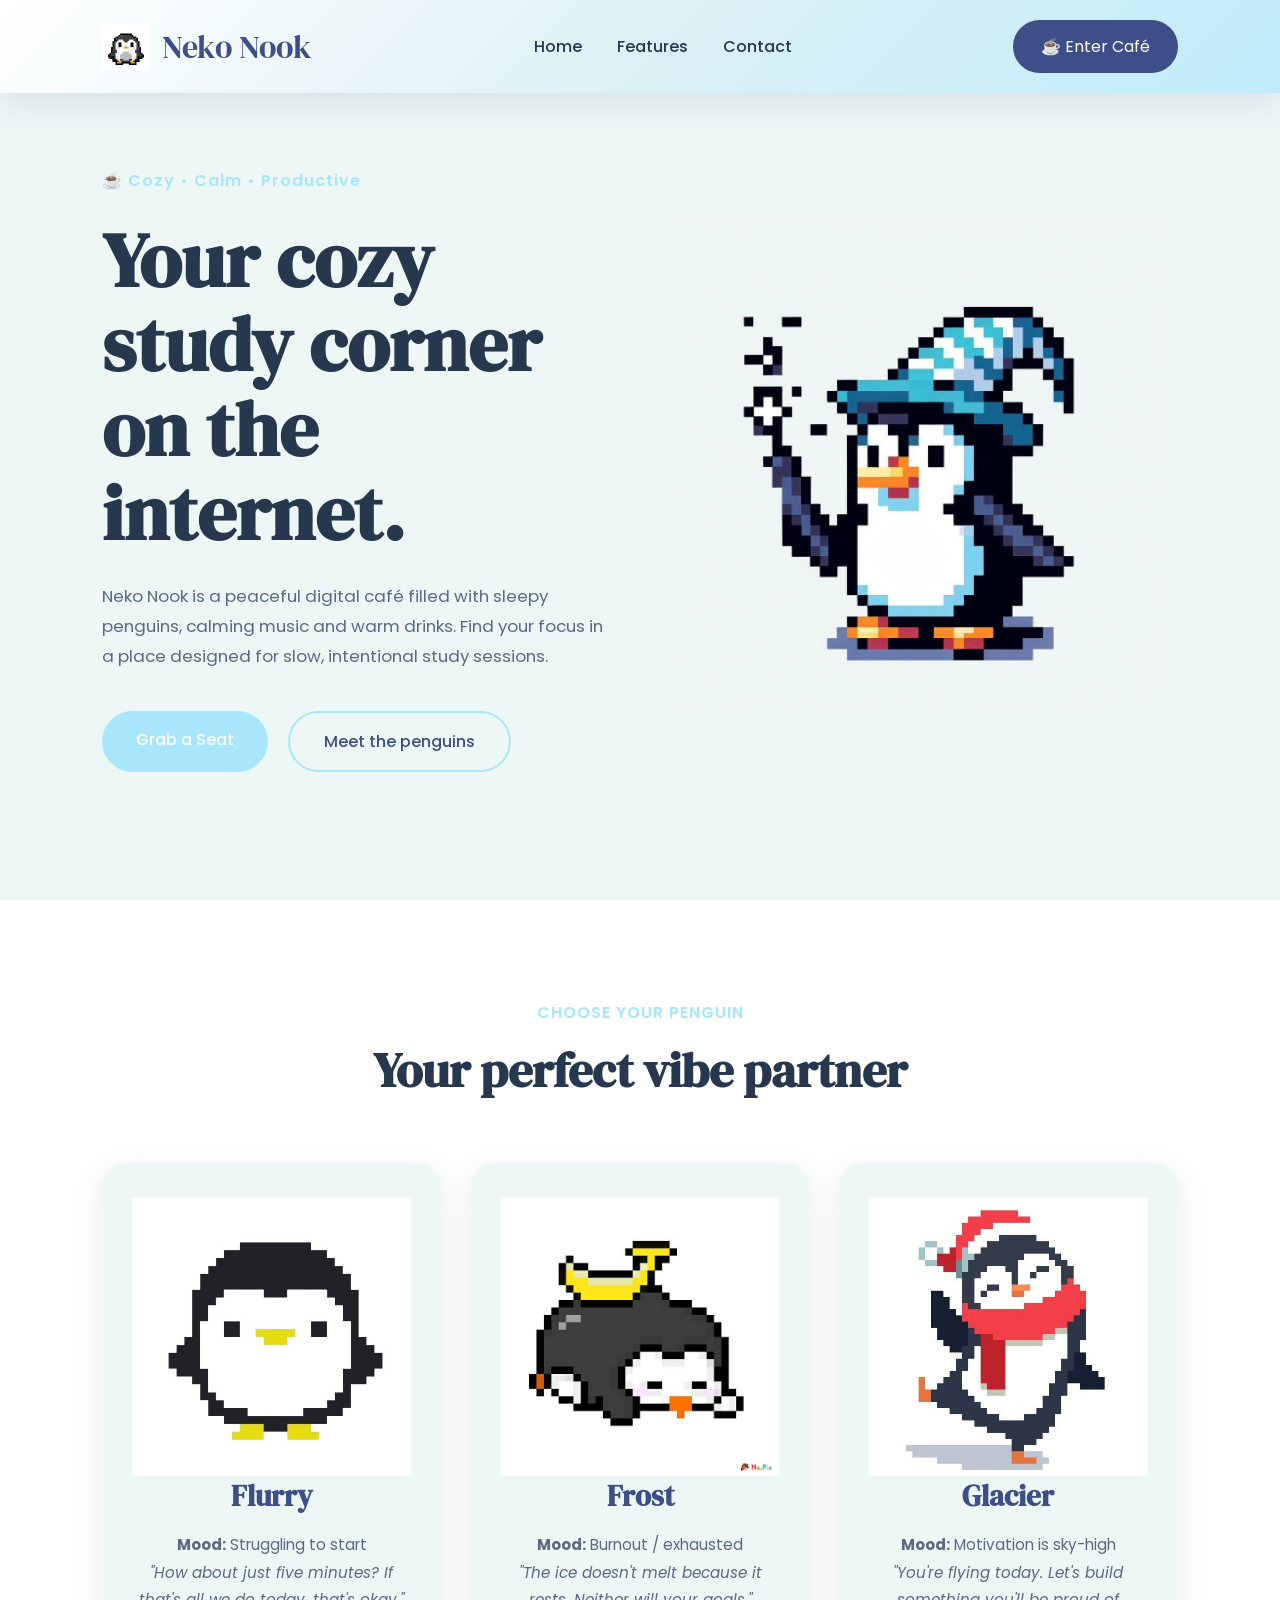
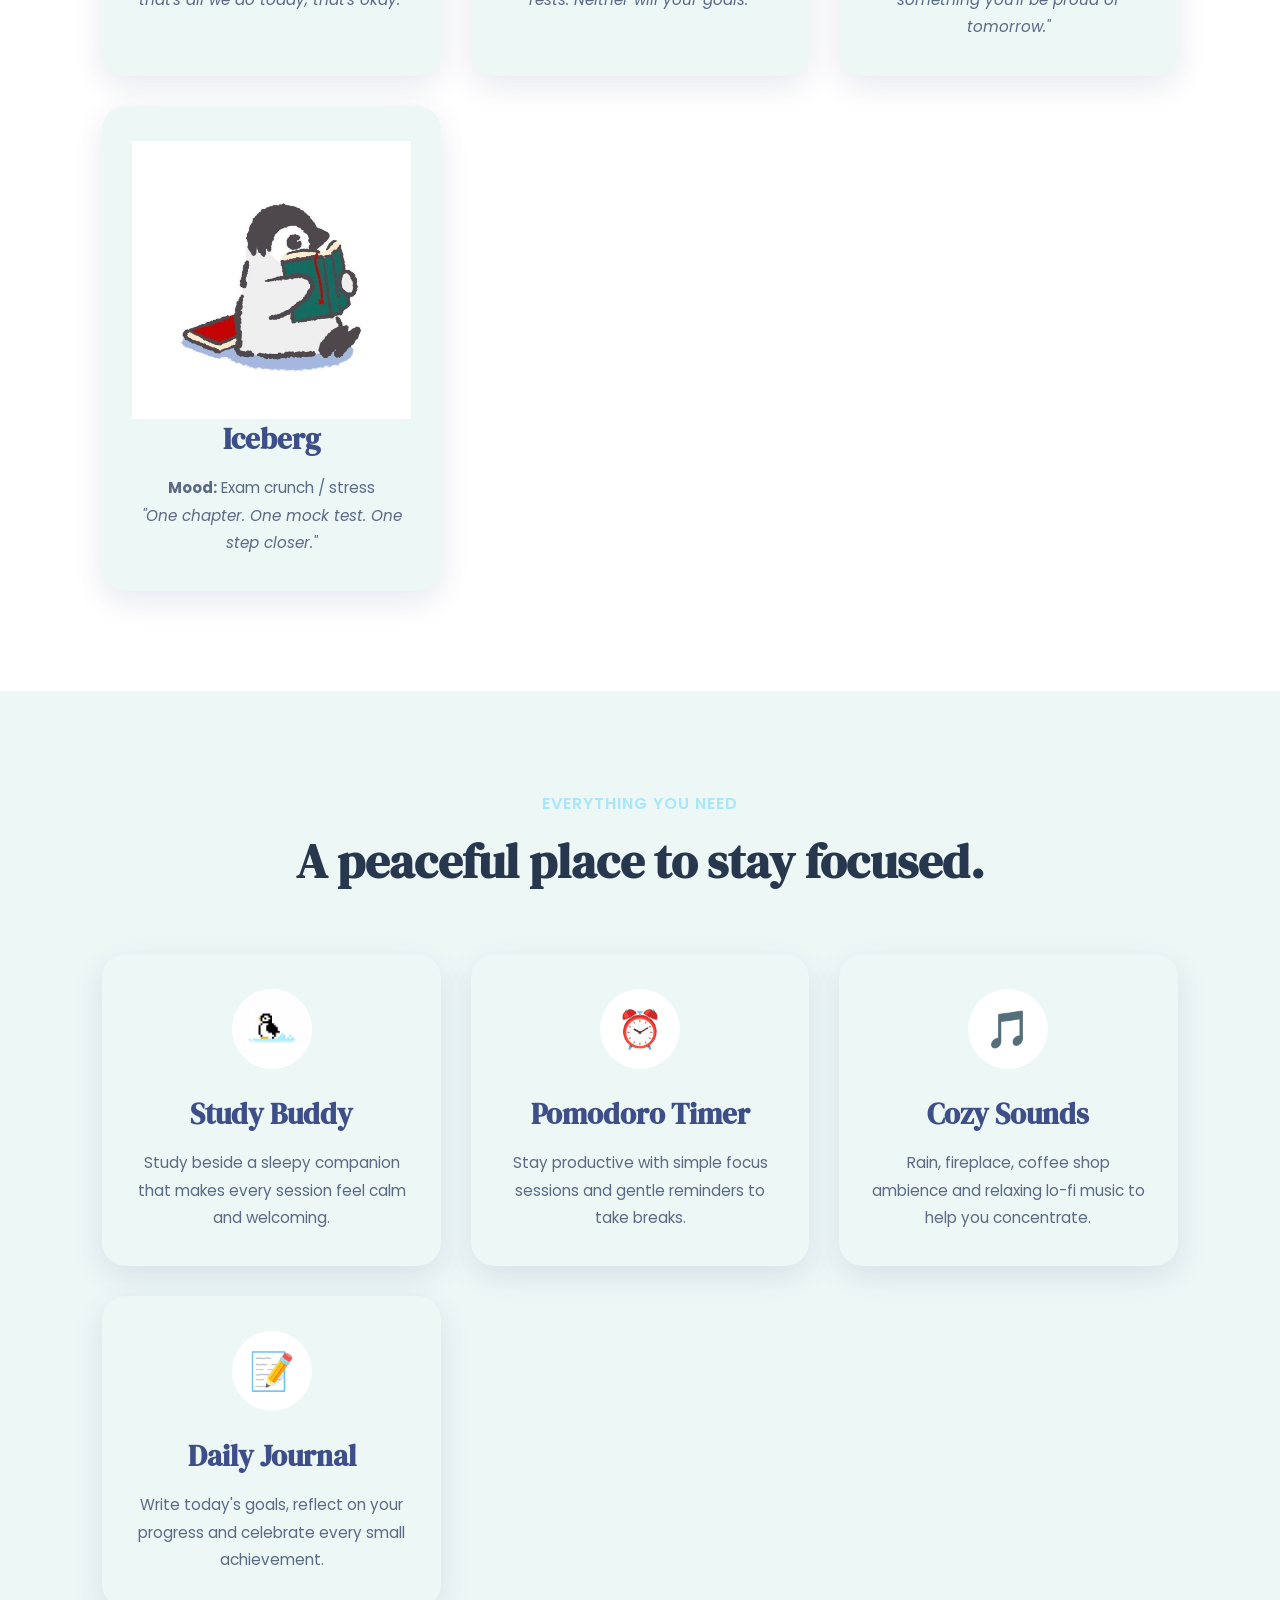
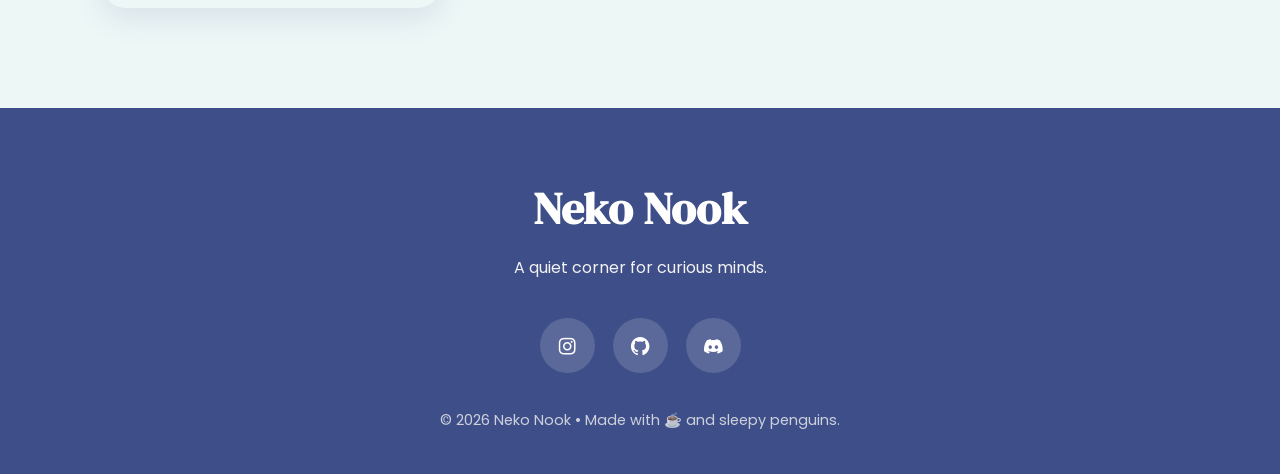
<file: index.html>
<!doctype html>
<html lang="en">
  <head>
    <meta charset="UTF-8" />
    <meta name="viewport" content="width=device-width, initial-scale=1.0" />
    <title>Neko Nook | Study Café</title>
    <link rel="stylesheet" href="index.css" />
    <link
      href="https://fonts.googleapis.com/css2?family=DM+Serif+Display&family=Poppins:wght@300;400;500;600&display=swap"
      rel="stylesheet"
    />
    <link
      href="https://unpkg.com/boxicons@2.1.4/css/boxicons.min.css"
      rel="stylesheet"
    />
  </head>

  <body>
    <header>
      <a href="#" class="logo">
        <img src="img/logo.jpeg" alt="logo" />
        Neko Nook
      </a>
      <ul class="navbar">
        <li><a href="#home">Home</a></li>
        <li><a href="#features">Features</a></li>
        <li><a href="#footer">Contact</a></li>
      </ul>
      <a href="todo.html" class="nav-btn">☕ Enter Café</a>
    </header>

    <section class="hero" id="home">
      <div class="hero-text">
        <span>☕ Cozy • Calm • Productive</span>
        <h1>Your cozy study corner on the internet.</h1>
        <p>
          Neko Nook is a peaceful digital café filled with sleepy penguins,
          calming music and warm drinks. Find your focus in a place designed for
          slow, intentional study sessions.
        </p>
        <div class="hero-buttons">
          <a href="todo.html" class="primary-btn">Grab a Seat</a>
          <a href="#" class="secondary-btn"> Meet the penguins </a>
        </div>
      </div>

      <div class="hero-image">
        <img src="img/banner.jpeg" alt="Sleeping Cat" />
      </div>
    </section>

    <section class="choice" id="choice">
      <div class="heading">
        <span>Choose your penguin</span>
        <h2>Your perfect vibe partner</h2>
      </div>

      <div class="choice-container">

    <div class="card penguin-card" data-penguin="flurry">

        <img
            src="img/flurry.jpg"
            alt="Flurry the penguin"
        >

        <h3>Flurry</h3>

        <p>
            <b>Mood:</b> Struggling to start
            <br>
            <i>
                "How about just five minutes? If that's all we do today, that's okay."
            </i>
        </p>

    </div>


    <div class="card penguin-card" data-penguin="frost">

        <img
            src="img/frost.jpg"
            alt="Frost the penguin"
        >

        <h3>Frost</h3>

        <p>
            <b>Mood:</b> Burnout / exhausted
            <br>
            <i>
                "The ice doesn't melt because it rests. Neither will your goals."
            </i>
        </p>

    </div>


    <div class="card penguin-card" data-penguin="glacier">

        <img
            src="img/glacier.jpg"
            alt="Glacier the penguin"
        >

        <h3>Glacier</h3>

        <p>
            <b>Mood:</b> Motivation is sky-high
            <br>
            <i>
                "You're flying today. Let's build something you'll be proud of tomorrow."
            </i>
        </p>

    </div>


    <div class="card penguin-card" data-penguin="iceberg">

        <img
            src="img/iceberg.jpg"
            alt="Iceberg the penguin"
        >

        <h3>Iceberg</h3>

        <p>
            <b>Mood:</b> Exam crunch / stress
            <br>
            <i>
                "One chapter. One mock test. One step closer."
            </i>
        </p>

    </div>

</div>
</section>

    <!-- Features -->

    <section class="features" id="features">
      <div class="heading">
        <span>Everything You Need</span>

        <h2>A peaceful place to stay focused.</h2>
      </div>

      <div class="feature-container">
        <div class="card">
          <div class="icon">
            <img src="img/pengu.jpeg" alt="penguin" />
          </div>

          <h3>Study Buddy</h3>

          <p>
            Study beside a sleepy companion that makes every session feel calm
            and welcoming.
          </p>
        </div>

        <div class="card">
          <div class="icon">⏰</div>

          <h3>Pomodoro Timer</h3>

          <p>
            Stay productive with simple focus sessions and gentle reminders to
            take breaks.
          </p>
        </div>

        <div class="card">
          <div class="icon">🎵</div>

          <h3>Cozy Sounds</h3>

          <p>
            Rain, fireplace, coffee shop ambience and relaxing lo-fi music to
            help you concentrate.
          </p>
        </div>

        <div class="card">
          <div class="icon">📝</div>

          <h3>Daily Journal</h3>

          <p>
            Write today's goals, reflect on your progress and celebrate every
            small achievement.
          </p>
        </div>
      </div>
    </section>

    <!-- Footer -->

    <footer id="footer">
      <div class="footer-content">
        <h2>Neko Nook</h2>

        <p>A quiet corner for curious minds.</p>

        <div class="socials">
          <a href="#"><i class="bx bxl-instagram"></i></a>

          <a href="#"><i class="bx bxl-github"></i></a>

          <a href="#"><i class="bx bxl-discord-alt"></i></a>
        </div>

        <p class="copyright">
          © 2026 Neko Nook • Made with ☕ and sleepy penguins.
        </p>
      </div>
    </footer>
    <script src="script.js"></script>
  </body>
</html>
</file>
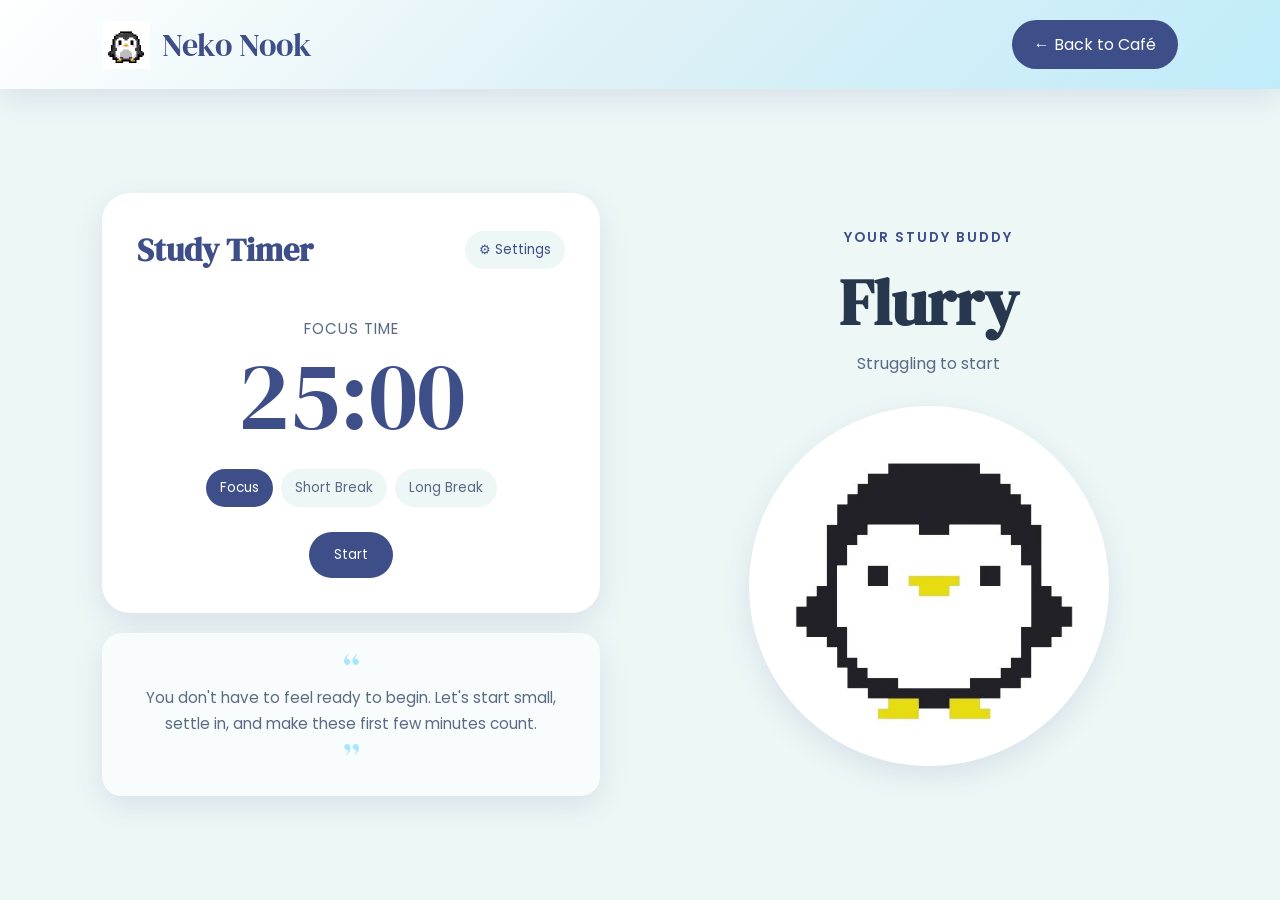
<file: study.html>
<!DOCTYPE html>
<html lang="en">

<head>
    <meta charset="UTF-8">
    <meta name="viewport" content="width=device-width, initial-scale=1.0">

    <title>Neko Nook | Study Room</title>

    <link rel="stylesheet" href="study.css">

    <link
        href="https://fonts.googleapis.com/css2?family=DM+Serif+Display&family=Poppins:wght@300;400;500;600&display=swap"
        rel="stylesheet"
    />
</head>

<body>

    <!-- Header -->
    <header>

        <a href="index.html" class="logo">
            <img src="img/logo.jpeg" alt="Neko Nook logo">
            Neko Nook
        </a>

        <a href="index.html" class="back-btn">
            ← Back to Café
        </a>

    </header>


    <!-- Study Room -->
    <main class="study-room">

        <!-- Left side: Pomodoro -->
        <section class="timer-section">

            <div class="timer-card">

                <!-- Settings button -->
                <div class="timer-top">

                    <h2>Study Timer</h2>

                    <button
                        class="settings-btn"
                        id="settingsBtn"
                        type="button"
                    >
                        ⚙ Settings
                    </button>

                </div>


                <!-- Timer settings -->
                <div class="settings-panel" id="settingsPanel">

                    <h3>Timer Settings</h3>

                    <div class="setting-row">

                        <label for="focusInput">
                            Focus time
                        </label>

                        <div class="time-input">
                            <input
                                type="number"
                                id="focusInput"
                                min="1"
                                max="120"
                                value="25"
                            >
                            <span>min</span>
                        </div>

                    </div>


                    <div class="setting-row">

                        <label for="shortInput">
                            Short break
                        </label>

                        <div class="time-input">
                            <input
                                type="number"
                                id="shortInput"
                                min="1"
                                max="60"
                                value="5"
                            >
                            <span>min</span>
                        </div>

                    </div>


                    <div class="setting-row">

                        <label for="longInput">
                            Long break
                        </label>

                        <div class="time-input">
                            <input
                                type="number"
                                id="longInput"
                                min="1"
                                max="120"
                                value="10"
                            >
                            <span>min</span>
                        </div>

                    </div>


                    <button
                        class="save-settings"
                        id="saveSettings"
                        type="button"
                    >
                        Save Settings
                    </button>

                </div>


                <!-- Timer -->
                <div class="timer-display">

                    <span id="timerMode">
                        Focus Time
                    </span>

                    <div id="timer">
                        25:00
                    </div>

                </div>


                <!-- Timer mode buttons -->
                <div class="timer-modes">

                    <button
                        class="mode-btn active"
                        data-mode="focus"
                        type="button"
                    >
                        Focus
                    </button>

                    <button
                        class="mode-btn"
                        data-mode="short"
                        type="button"
                    >
                        Short Break
                    </button>

                    <button
                        class="mode-btn"
                        data-mode="long"
                        type="button"
                    >
                        Long Break
                    </button>

                </div>


                <!-- Timer controls -->
                <div class="timer-controls">

                    <button
                        class="start-btn"
                        id="startBtn"
                        type="button"
                    >
                        Start
                    </button>

                    <button
                        class="pause-btn hidden"
                        id="pauseBtn"
                        type="button"
                    >
                        Pause
                    </button>

                    <button
                        class="reset-btn hidden"
                        id="resetBtn"
                        type="button"
                    >
                        Reset
                    </button>

                </div>

            </div>


            <!-- Motivation -->
            <div class="motivation-card">

                <span class="quote-mark">“</span>

                <p id="motivationText">
                    Let's take it one step at a time.
                </p>

                <span class="quote-mark closing">”</span>

            </div>

        </section>


        <!-- Right side: Penguin -->
        <section class="buddy-section">

            <div class="buddy-content">

                <span class="buddy-label">
                    YOUR STUDY BUDDY
                </span>

                <h1 id="penguinName">
                    Flurry
                </h1>

                <p class="buddy-mood" id="penguinMood">
                    Struggling to start
                </p>

                <div class="penguin-image">

                    <img
                        id="penguinImage"
                        src="img/flurry.jpg"
                        alt="Flurry the penguin"
                    >

                </div>

            </div>

        </section>

    </main>


    <script src="study.js"></script>

</body>

</html>
</file>
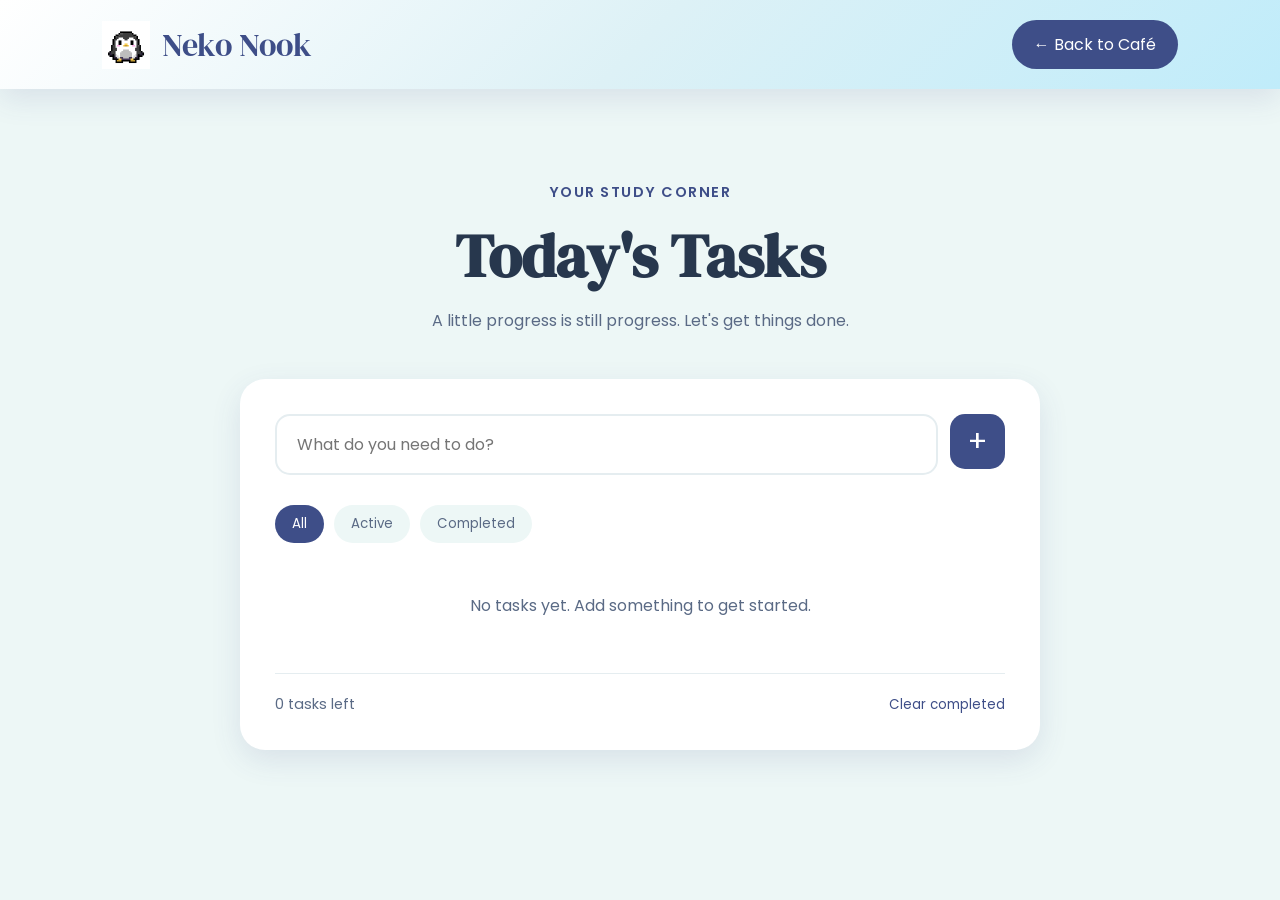
<file: todo.html>
<!DOCTYPE html>
<html lang="en">
<head>
    <meta charset="UTF-8">
    <meta name="viewport" content="width=device-width, initial-scale=1.0">

    <title>Neko Nook | To-Do List</title>

    <link rel="stylesheet" href="todo.css">

    <link
        href="https://fonts.googleapis.com/css2?family=DM+Serif+Display&family=Poppins:wght@300;400;500;600&display=swap"
        rel="stylesheet"
    />
</head>

<body>

    <header>
        <a href="index.html" class="logo">
            <img src="img/logo.jpeg" alt="Neko Nook logo">
            Neko Nook
        </a>

        <a href="index.html" class="back-btn">
            ← Back to Café
        </a>
    </header>


    <main class="todo-page">

        <div class="todo-heading">
            <span>YOUR STUDY CORNER</span>
            <h1>Today's Tasks</h1>
            <p>
                A little progress is still progress.
                Let's get things done.
            </p>
        </div>


        <div class="todo-container">

            <form class="task-form" id="taskForm">
                <input
                    type="text"
                    id="taskInput"
                    placeholder="What do you need to do?"
                    autocomplete="off"
                >

                <button type="submit">+</button>
            </form>


            <div class="task-options">
                <button class="filter-btn active" data-filter="all">
                    All
                </button>

                <button class="filter-btn" data-filter="active">
                    Active
                </button>

                <button class="filter-btn" data-filter="completed">
                    Completed
                </button>
            </div>


            <div class="task-list" id="taskList">
                <!-- Tasks will appear here -->
            </div>


            <div class="todo-footer">

                <span id="taskCount">
                    0 tasks left
                </span>

                <button id="clearCompleted">
                    Clear completed
                </button>

            </div>

        </div>

    </main>


    <script src="todo.js"></script>

</body>
</html>
</file>
<file: index.css>
@import url("https://fonts.googleapis.com/css2?family=DM+Serif+Display&family=Poppins:wght@300;400;500;600;700&display=swap");
:root {
  --bg: #EDF7F6;
  --card: #FFFFFF;
  --primary: #3E4E88;
  --primary-dark: #2E3B68;
  --accent: #a8e7fb;
  --accent-light: #D8F3FA;
  --text: #27374D;
  --text-light: #5A6A85;
  --shadow: 0 10px 30px rgba(62, 78, 136, 0.12);
}
* {
  margin: 0;
  padding: 0;
  box-sizing: border-box;
  text-decoration: none;
  list-style: none;
  scroll-behavior: smooth;
}
body {
  font-family: "Poppins", sans-serif;
  background: var(--bg);
  color: var(--text);
}
img {
  width: 100%;
  display: block;
}
section {
  padding: 100px 8%;
}
h1,h2,h3 {
  font-family: "DM Serif Display", serif;
}
header {
  position: fixed;
  top: 0;
  left: 0;
  width: 100%;
  padding: 20px 8%;
  display: flex;
  justify-content: space-between;
  align-items: center;
  /* background: rgba(233, 248, 250, 0.95); */
  background: linear-gradient( 135deg, #FFFFFF, #ddf1f6,#c0ecfa);
  backdrop-filter: blur(10px);
  box-shadow: var(--shadow);
  z-index: 1000;
}
.logo{
    display:flex;
    align-items:center;
    gap:12px;
    font-size:2rem;
    color:var(--primary);
    font-family:"DM Serif Display", serif;
    font-weight:400;
}
.logo img{
    width:48px;
    height:48px;
    object-fit:contain;
    display:block;
}
.navbar {
  display: flex;
  gap: 35px;
}
.navbar a {
  color: var(--text);
  font-weight: 500;
  position: relative;
  transition: 0.3s;
}
.navbar a:hover {
  color: var(--accent);
}
.navbar a::after {
  content: "";
  position: absolute;
  left: 0;
  bottom: -6px;
  width: 0;
  height: 2px;
  background: var(--accent);
  transition: 0.3s;
}
.navbar a:hover::after {
  width: 100%;
}
.nav-btn {
  background: var(--primary);
  color: #fff;
  padding: 14px 28px;
  border-radius: 50px;
  transition: 0.3s;
}
.nav-btn:hover {
  background: var(--primary-dark);
}
.hero {
  min-height: 100vh;
  display: grid;
  grid-template-columns: repeat(2, 1fr);
  align-items: center;
  gap: 60px;
  padding-top: 140px;
}
.hero-text span {
  color: var(--accent);
  font-weight: 600;
  letter-spacing: 1px;
}
.hero-text h1 {
  font-size: 4.8rem;
  line-height: 1.1;
  margin: 25px 0;
  color: var(--text);
}
.hero-text p {
  max-width: 520px;
  line-height: 1.8;
  color: var(--text-light);
  margin-bottom: 40px;
  font-size: 1.05rem;
}
.hero-buttons {
  display: flex;
  gap: 20px;
}
.primary-btn {
  background: var(--accent);
  color: #fff;
  padding: 16px 34px;
  border-radius: 50px;
  font-weight: 500;
  transition: 0.35s;
}
.primary-btn:hover {
  transform: translateY(-5px);
  box-shadow: 0 12px 20px rgba(191, 214, 233, 0.35);
}
.secondary-btn {
  padding: 16px 34px;
  border: 2px solid var(--accent);
  color: var(--primary);
  border-radius: 50px;
  font-weight: 500;
  transition: 0.35s;
}
.secondary-btn:hover {
  background: var(--accent-light);
}
.hero-image {
  display: flex;
  justify-content: center;
  align-items: center;
}
.hero-image img {
  width: 500px;
  animation: float 4s ease-in-out infinite;
}
@keyframes float {
  0% {
    transform: translateY(0);
  }
  50% {
    transform: translateY(-15px);
  }
  100% {
    transform: translateY(0);
  }
}
.heading {
  text-align: center;
  margin-bottom: 60px;
}
.heading span {
  color: var(--accent);
  font-weight: 600;
  letter-spacing: 1px;
  text-transform: uppercase;
}
.heading h2 {
  font-size: 3rem;
  margin-top: 12px;
  color: var(--text);
}
.features {
  background: #EDF7F6;
}
.feature-container {
  display: grid;
  grid-template-columns: repeat(auto-fit, minmax(260px, 1fr));
  gap: 30px;
}
.choice{
  background-color: white;
}
.choice-container{
  display: grid;
  grid-template-columns: repeat(auto-fit, minmax(260px, 1fr));
  gap: 30px;
}
.card {
  background: var(--bg);
  padding: 35px 30px;
  border-radius: 24px;
  text-align: center;
  box-shadow: var(--shadow);
  transition: 0.35s;
  cursor: pointer;
}
.card:hover {
  transform: translateY(-10px);
  box-shadow: 0 18px 35px rgba(0, 0, 0, 0.12);
}
.icon {
  width: 80px;
  height: 80px;
  margin: 0 auto 25px;
  background: white;
  border-radius: 50%;
  display: flex;
  justify-content: center;
  align-items: center;
  font-size: 2.3rem;
  transition: 0.35s;
}
.icon img{
    width:100%;
    height:100%;
    object-fit:cover;
    border-radius:50%;
}
.card:hover .icon {
  transform: rotate(10deg) scale(1.1);
  background: white;
}
.card h3 {
  font-size: 1.8rem;
  margin-bottom: 15px;
  color: var(--primary);
}
.card p {
  color: var(--text-light);
  line-height: 1.8;
  font-size: 0.95rem;
}
footer {
  background: var(--primary);
  color: #fff;
  padding: 70px 8% 40px;
  text-align: center;
}
.footer-content h2 {
  font-size: 2.8rem;
  margin-bottom: 15px;
}
.footer-content p {
  color: #f2f2f2;
  line-height: 1.8;
}
.socials {
  margin: 35px 0;
  display: flex;
  justify-content: center;
  gap: 18px;
}
.socials a {
  width: 55px;
  height: 55px;
  border-radius: 50%;
  background: rgba(255, 255, 255, 0.15);
  display: flex;
  justify-content: center;
  align-items: center;
  color: #fff;
  font-size: 1.4rem;
  transition: 0.35s;
}
.socials a:hover {
  background: var(--accent);
  transform: translateY(-6px);
}
.copyright {
  margin-top: 25px;
  font-size: 0.9rem;
  opacity: 0.8;
}
</file>
<file: study.css>
@import url("https://fonts.googleapis.com/css2?family=DM+Serif+Display&family=Poppins:wght@300;400;500;600&display=swap");
:root {
    --bg: #EDF7F6;
    --card: #FFFFFF;
    --primary: #3E4E88;
    --primary-dark: #2E3B68;
    --accent: #a8e7fb;
    --accent-light: #D8F3FA;
    --text: #27374D;
    --text-light: #5A6A85;
    --shadow: 0 10px 30px rgba(62, 78, 136, 0.12);
}
* {
    margin: 0;
    padding: 0;
    box-sizing: border-box;
}
body {
    font-family: "Poppins", sans-serif;
    background: var(--bg);
    color: var(--text);
    min-height: 100vh;
}
header {
    width: 100%;
    padding: 20px 8%;
    display: flex;
    justify-content: space-between;
    align-items: center;
    background: linear-gradient( 135deg, #FFFFFF,#ddf1f6,#c0ecfa );
    box-shadow: var(--shadow);
    position: relative;
    z-index: 10;
}
.logo {
    display: flex;
    align-items: center;
    gap: 12px;
    font-family: "DM Serif Display", serif;
    font-size: 2rem;
    color: var(--primary);
    text-decoration: none;
}
.logo img {
    width: 48px;
    height: 48px;
    object-fit: contain;
}
.back-btn {
    padding: 12px 22px;
    background: var(--primary);
    color: white;
    border-radius: 50px;
    text-decoration: none;
    transition: 0.3s;
}
.back-btn:hover {
    background: var(--primary-dark);
    transform: translateY(-2px);
}
.study-room {
    min-height: calc(100vh - 89px);
    padding: 70px 8%;
    display: grid;
    grid-template-columns: 1fr 1fr;
    gap: 80px;
    align-items: center;
}
.timer-section {
    width: 100%;
}
.timer-card {
    width: 100%;
    background: var(--card);
    padding: 35px;
    border-radius: 28px;
    box-shadow: var(--shadow);
}
.timer-top {
    display: flex;
    justify-content: space-between;
    align-items: center;
    margin-bottom: 25px;
}
.timer-top h2 {
    font-family: "DM Serif Display", serif;
    font-size: 2rem;
    color: var(--primary);
}
.settings-btn {
    border: none;
    background: var(--bg);
    color: var(--primary);
    padding: 9px 14px;
    border-radius: 50px;
    cursor: pointer;
    font-family: "Poppins", sans-serif;
    transition: 0.3s;
}
.settings-btn:hover {
    background: var(--accent-light);
}
.settings-panel {
    display: none;
    background: var(--bg);
    padding: 20px;
    border-radius: 18px;
    margin-bottom: 25px;
}
.settings-panel.show {
    display: block;
}
.settings-panel h3 {
    font-family: "DM Serif Display", serif;
    font-size: 1.4rem;
    color: var(--primary);
    margin-bottom: 15px;
}
.setting-row {
    display: flex;
    justify-content: space-between;
    align-items: center;
    margin-bottom: 12px;
    color: var(--text-light);
}
.time-input {
    display: flex;
    align-items: center;
    gap: 6px;
}
.time-input input {
    width: 60px;
    padding: 7px 8px;
    border: 1px solid #d9e5e8;
    border-radius: 8px;
    text-align: center;
    font-family: "Poppins", sans-serif;
    color: var(--text);
    outline: none;
}
.time-input input:focus {
    border-color: var(--accent);
}
.save-settings {
    width: 100%;
    margin-top: 8px;
    padding: 11px;
    border: none;
    border-radius: 12px;
    background: var(--primary);
    color: white;
    cursor: pointer;
    font-family: "Poppins", sans-serif;
    transition: 0.3s;
}
.save-settings:hover {
    background: var(--primary-dark);
}
.timer-display {
    text-align: center;
    padding: 20px 0 25px;
}
#timerMode {
    display: block;
    color: var(--text-light);
    font-size: 0.95rem;
    margin-bottom: 8px;
    letter-spacing: 1px;
    text-transform: uppercase;
}
#timer {
    font-family: "DM Serif Display", serif;
    font-size: 6rem;
    line-height: 1;
    color: var(--primary);
}
.timer-modes {
    display: flex;
    justify-content: center;
    gap: 8px;
    margin-bottom: 25px;
}
.mode-btn {
    border: none;
    padding: 9px 14px;
    border-radius: 50px;
    background: var(--bg);
    color: var(--text-light);
    cursor: pointer;
    font-family: "Poppins", sans-serif;
    font-size: 0.85rem;
    transition: 0.3s;
}
.mode-btn:hover {
    background: var(--accent-light);
}
.mode-btn.active {
    background: var(--primary);
    color: white;
}
.timer-controls {
    display: flex;
    justify-content: center;
    gap: 10px;
}
.timer-controls button {
    border: none;
    padding: 13px 25px;
    border-radius: 50px;
    font-family: "Poppins", sans-serif;
    cursor: pointer;
    transition: 0.3s;
}
.start-btn {
    background: var(--primary);
    color: white;
}
.start-btn:hover {
    background: var(--primary-dark);
    transform: translateY(-2px);
}
.pause-btn {
    background: var(--accent);
    color: white;
}
.pause-btn:hover {
    transform: translateY(-2px);
}
.reset-btn {
    background: var(--bg);
    color: var(--primary);
}
.reset-btn:hover {
    background: var(--accent-light);
}
.hidden {
    display: none !important;
}
.motivation-card {
    margin-top: 20px;
    padding: 20px 30px;
    background: rgba(255, 255, 255, 0.7);
    border-radius: 20px;
    text-align: center;
    color: var(--text-light);
    box-shadow: var(--shadow);
}
.motivation-card p {
    line-height: 1.7;
    font-size: 0.95rem;
}
.quote-mark {
    display: block;
    font-family: "DM Serif Display", serif;
    font-size: 2.5rem;
    line-height: 0.8;
    color: var(--accent);
}
.quote-mark.closing {
    margin-top: 8px;
}
.buddy-section {
    display: flex;
    justify-content: center;
    align-items: center;
    text-align: center;
}
.buddy-content {
    width: 100%;
}
.buddy-label {
    color: var(--primary);
    font-size: 0.85rem;
    font-weight: 600;
    letter-spacing: 2px;
}
.buddy-content h1 {
    font-family: "DM Serif Display", serif;
    font-size: 4rem;
    color: var(--text);
    margin: 10px 0 5px;
}
.buddy-mood {
    color: var(--text-light);
    font-size: 1rem;
    margin-bottom: 30px;
}
.penguin-image {
    display: flex;
    justify-content: center;
    align-items: center;
}
.penguin-image img {
    width: 360px;
    height: 360px;
    object-fit: cover;
    border-radius: 50%;
    box-shadow: var(--shadow);
    animation: float 4s ease-in-out infinite;
}
</file>
<file: todo.css>
@import url("https://fonts.googleapis.com/css2?family=DM+Serif+Display&family=Poppins:wght@300;400;500;600&display=swap");
:root {
    --bg: #EDF7F6;
    --card: #FFFFFF;
    --primary: #3E4E88;
    --primary-dark: #2E3B68;
    --accent: #a8e7fb;
    --accent-light: #D8F3FA;
    --text: #27374D;
    --text-light: #5A6A85;
    --shadow: 0 10px 30px rgba(62, 78, 136, 0.12);
}
* {
    margin: 0;
    padding: 0;
    box-sizing: border-box;
    font-family: "Poppins", sans-serif;
}
body {
    min-height: 100vh;
    background: var(--bg);
    color: var(--text);
}
header {
    width: 100%;
    padding: 20px 8%;
    display: flex;
    justify-content: space-between;
    align-items: center;
    background: linear-gradient(135deg,#FFFFFF,#ddf1f6,#c0ecfa);
    box-shadow: var(--shadow);
}
.logo {
    display: flex;
    align-items: center;
    gap: 12px;
    font-size: 2rem;
    color: var(--primary);
    font-family: "DM Serif Display", serif;
    text-decoration: none;
}
.logo img {
    width: 48px;
    height: 48px;
    object-fit: contain;
}
.back-btn {
    padding: 12px 22px;
    background: var(--primary);
    color: white;
    border-radius: 50px;
    text-decoration: none;
    transition: 0.3s;
}
.back-btn:hover {
    background: var(--primary-dark);
    transform: translateY(-2px);
}
.todo-page {
    width: 100%;
    max-width: 850px;
    margin: 0 auto;
    padding: 90px 25px;
}
.todo-heading {
    text-align: center;
    margin-bottom: 45px;
}
.todo-heading span {
    color: var(--primary);
    font-weight: 600;
    letter-spacing: 1.5px;
    font-size: 0.9rem;
}
.todo-heading h1 {
    font-family: "DM Serif Display", serif;
    font-size: 3.8rem;
    color: var(--text);
    margin: 10px 0;
}
.todo-heading p {
    color: var(--text-light);
    line-height: 1.7;
}
.todo-container {
    background: var(--card);
    padding: 35px;
    border-radius: 25px;
    box-shadow: var(--shadow);
}
.task-form {
    display: flex;
    gap: 12px;
}
.task-form input {
    flex: 1;
    padding: 16px 20px;
    border: 2px solid #e5edf0;
    border-radius: 15px;
    outline: none;
    font-size: 1rem;
    color: var(--text);
    transition: 0.3s;
}
.task-form input:focus { border-color: var(--accent); }
.task-form button {
    width: 55px;
    height: 55px;
    border: none;
    border-radius: 15px;
    background: var(--primary);
    color: white;
    font-size: 1.8rem;
    cursor: pointer;
    transition: 0.3s;
}
.task-form button:hover {
    background: var(--primary-dark);
    transform: translateY(-2px);
}
.task-options {
    display: flex;
    gap: 10px;
    margin: 30px 0 20px;
}
.filter-btn {
    padding: 9px 17px;
    border: none;
    border-radius: 50px;
    background: var(--bg);
    color: var(--text-light);
    cursor: pointer;
    transition: 0.3s;
}
.filter-btn:hover { background: var(--accent-light); }
.filter-btn.active {
    background: var(--primary);
    color: white;
}
.task-list {
    display: flex;
    flex-direction: column;
    gap: 12px;
    min-height: 50px;
}
.task {
    display: flex;
    align-items: center;
    gap: 14px;
    padding: 16px;
    background: var(--bg);
    border-radius: 15px;
    transition: 0.3s;
}
.task:hover { transform: translateX(3px); }
.task-checkbox {
    width: 21px;
    height: 21px;
    accent-color: var(--primary);
    cursor: pointer;
}
.task-text {
    flex: 1;
    color: var(--text);
    word-break: break-word;
}
.task.completed .task-text {
    text-decoration: line-through;
    color: #9aa5b5;
}
.delete-task {
    border: none;
    background: transparent;
    color: #9aa5b5;
    font-size: 1.1rem;
    cursor: pointer;
    padding: 5px 8px;
    transition: 0.3s;
}
.delete-task:hover { color: #d65c6c; }
.todo-footer {
    display: flex;
    justify-content: space-between;
    align-items: center;
    margin-top: 25px;
    padding-top: 20px;
    border-top: 1px solid #e5edf0;
    color: var(--text-light);
    font-size: 0.9rem;
}
#clearCompleted {
    border: none;
    background: none;
    color: var(--primary);
    cursor: pointer;
    font-family: "Poppins", sans-serif;
}
#clearCompleted:hover { text-decoration: underline; }
.empty-message {
    text-align: center;
    padding: 30px 10px;
    color: var(--text-light);
}
</file>
